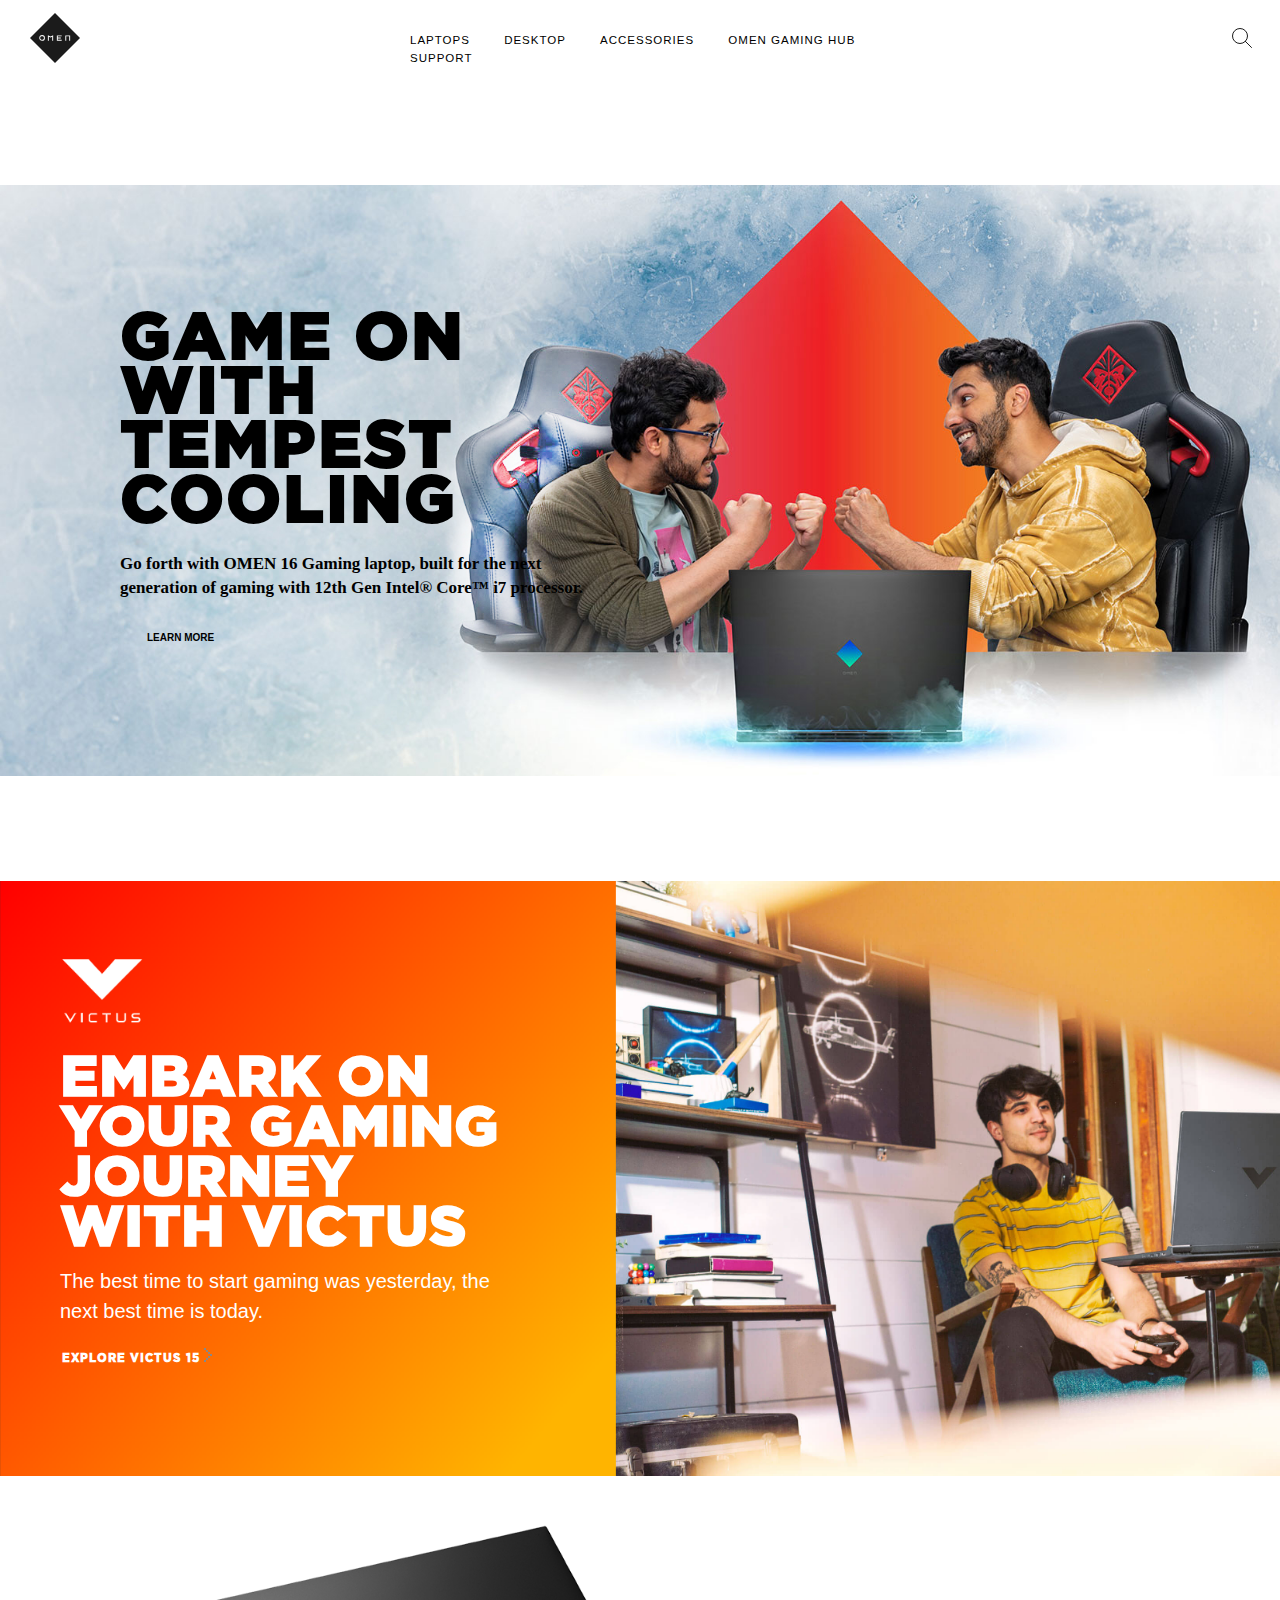
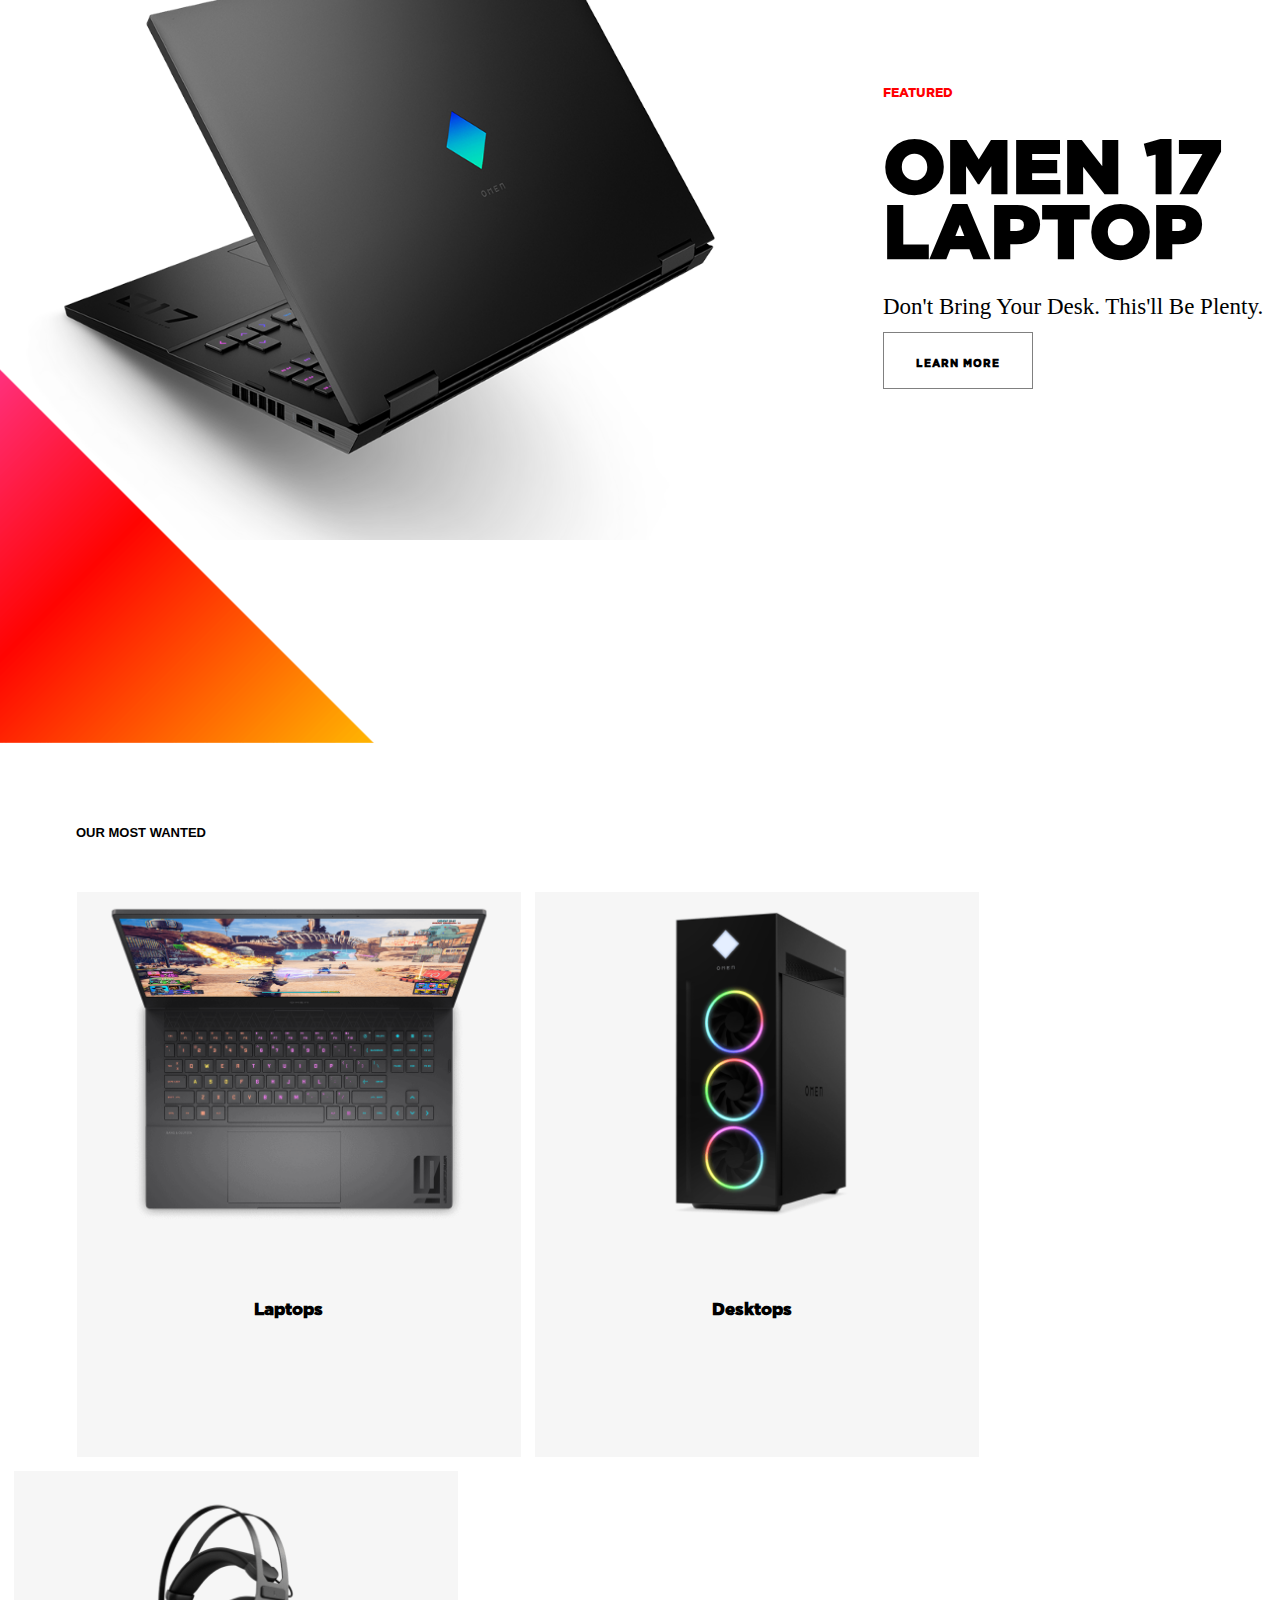
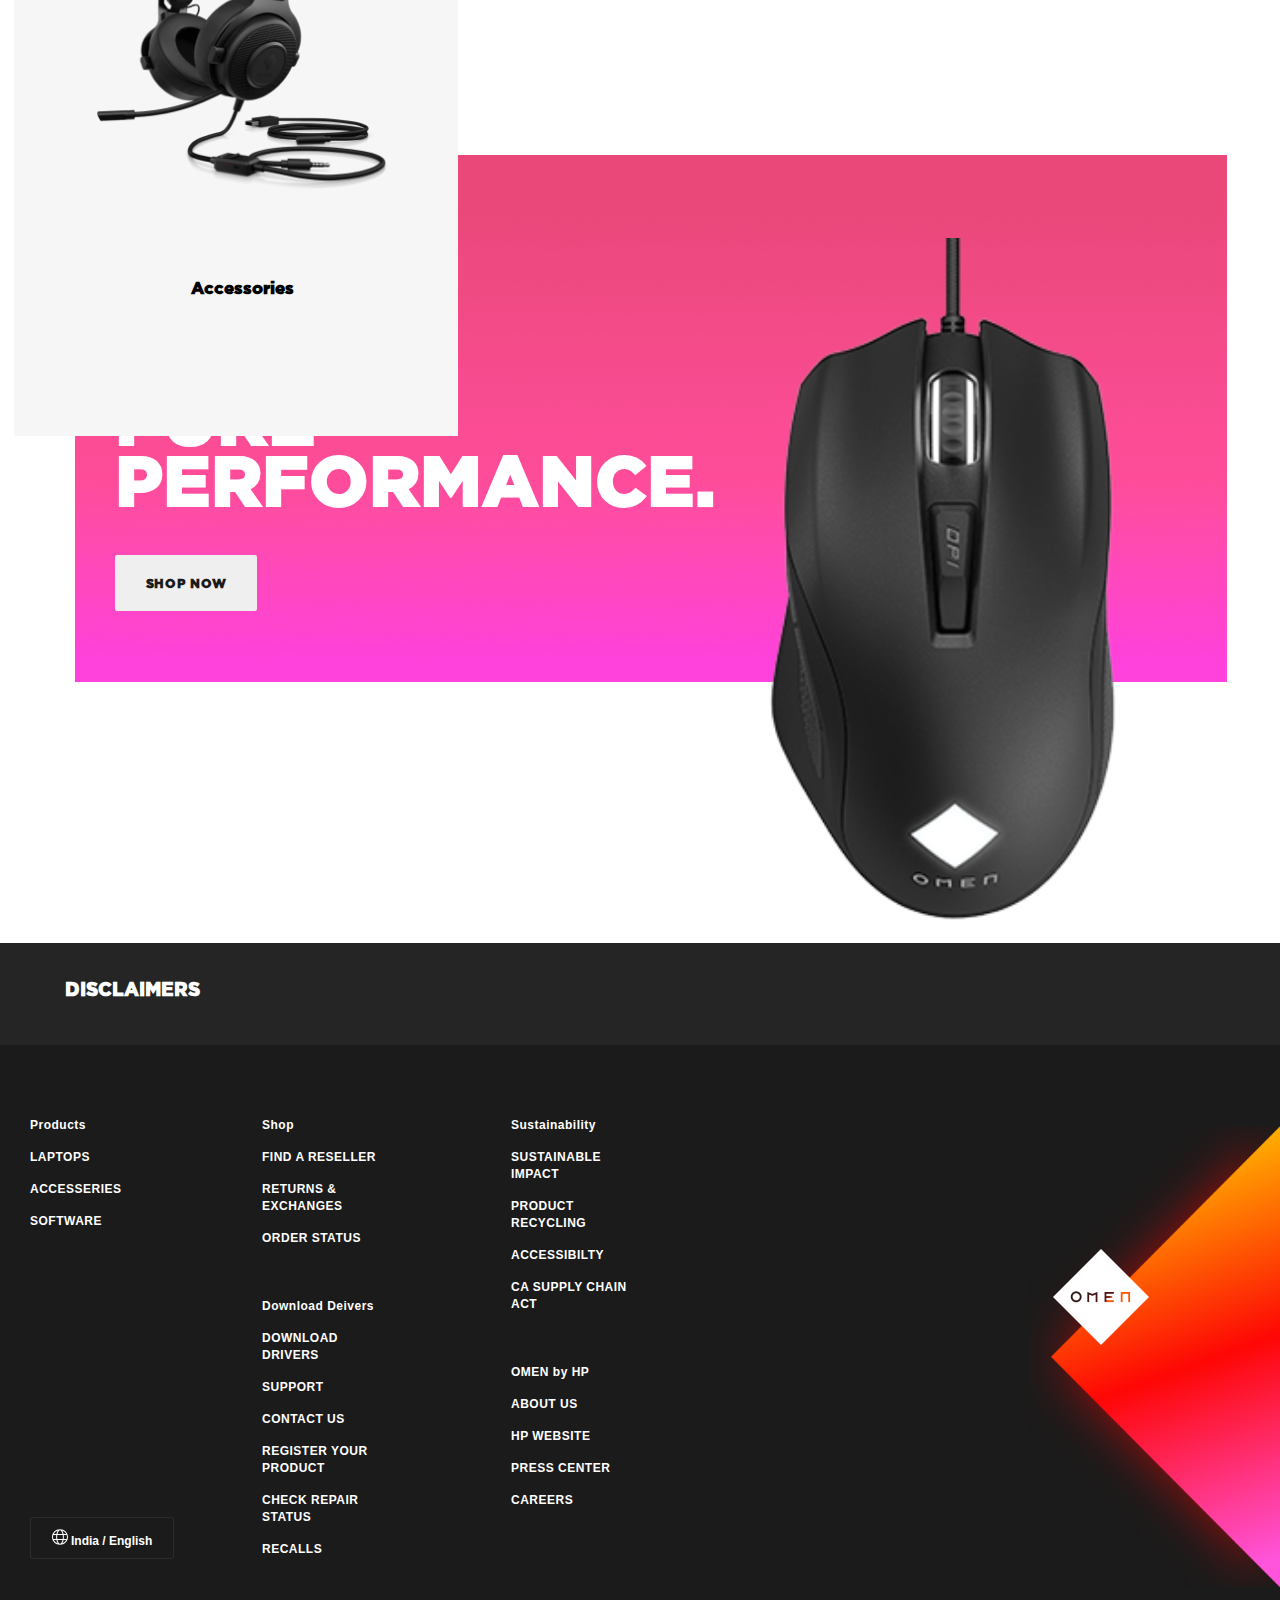
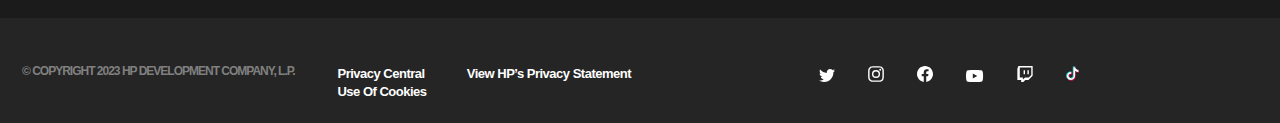
<file: index.html>
<!DOCTYPE html>
<html lang="en">
<head><item>
    <meta charset="UTF-8">
    <meta name="viewport" content="width=device-width, initial-scale=1.0">
    <title>OMEN Gaming PCs - Laptop and desktop computers </title>
    <link href="style.css" text="OMEN/css" rel="styleSheet">
    
</item>
</head>
<body>

    <div class="main-Head">
        <div class="left-Head">
            <a href="OMEN" >
                <img src="image/log (1).svg"  alt="omen-logo">
            </a>
        </div>
        <div class="center-Head">
            <a class="item-one">
                LAPTOPS
            </a>
            <a class="item-one">
                DESKTOP
            </a>
            <a class="item-one">
                ACCESSORIES
            </a>
            <a class="item-one">
                OMEN GAMING HUB
            </a>
            <a class="item-one">
                SUPPORT
            </a>
        </div>
        <div class="right-Head">  
            <img src="image/search-log.svg"  alt="SearchLog">   
        </div>
    </div>

    <div class="first-Body">
        <div class="f-b" id="ff-b">
            <h2 id="b2">
                GAME ON WITH TEMPEST COOLING
            </h2>
            <p id="p1">
                Go forth with OMEN 16 Gaming laptop, built for the next
            </p>
            <p id="p2">
                generation of gaming with 12th Gen Intel® Core™ i7 processor.
            </p>
            <button class="btn">
                <h2 id="btn-text">
                    LEARN MORE
                </h2>
            </button>
        </div>
        <div class="f-b" id="fs-b"></div>
    </div>

    <div class="second-Body">
        <div class="left">
            <h3>
                EMBARK ON YOUR GAMING JOURNEY WITH VICTUS
            </h3>
        </div>
        <div class="left-center">
            <p>
                The best time to start gaming was yesterday, the next best time is today.
            </p>
        </div>
        <button class="bttn">
            <h5>
              EXPLORE VICTUS 15  
            <img src="image/arrow.svg" alt=" ARROW">
            </h5>
        </button>
        
    </div>

    <div class="third-Body">
        <div class="left-Body">
            <img src="image/lap-right.png" alt="laptop">
        </div>
        <div class="right-Body">
            <p>
                FEATURED
            </p>
            <h3>
                OMEN 17 LAPTOP
            </h3>
            <h1>
                Don't Bring Your Desk. This'll Be Plenty.
            </h1>
            <button class="btn">
                <h2 id="btn-text">
                    LEARN MORE
                </h2>
            </button>
        </div>
    </div>

    <div class="forth-Body">
        <div class="top-Body">
            <h5>
                OUR MOST WANTED
            </h5>
        </div>
        <div id="box-1" class="hover-container">            
            <img src="image/Omen_Nolets_16.png" alt="temp-Laptop" width="441px"  class="img">
                <h3>
                    Laptops
                </h3>
                <button class="btn">
                    VIEW ALL
                </button>
        </div>
        <div id="box-2" class="hover-container">
            <img src="image/bitmap@2x2.png" alt="temp-Cpu" width="441px" class="img">
                <h3>
                    Desktops
                </h3>
        </div>
        <div id="box-3" class="hover-container">
                <img src="image/bitmap@2x5.png" alt="temp-Headset" width="441px"  class="img">
                <h3>
                    Accessories
                </h3>
        </div>
    </div>

    <div class="fifth-Body">
        <div class="inner-Body">
            <h1>
                PURE<br>
                PERFORMANCE.
            </h1>
            <img id="iner-id" src="image/mouse.png" alt="Mouse" width="690px" height="690px">
            <button>
                <h3>
                    SHOP NOW
                </h3>
            </button>
        </div>   
    </div>

    <footer class="footer-Body">
        <div class="top-footer">
            <h2>
                DISCLAIMERS
            </h2>
        </div>
        <div class="center-Footer">
            <div class="left-bx">
                <div class="item1" id="b1">
                    <ul>
                        <li>
                            <h5 class="tag1">
                                Products
                            </h5>
                        </li>
                        <li>
                            <a href="#" class="tag1">
                                LAPTOPS
                            </a>
                        </li>
                        <li>
                            <a href="#" class="tag1">
                                ACCESSERIES
                            </a>
                        </li>
                        <li>
                            <a href="#" class="tag1">
                                SOFTWARE
                            </a>
                        </li>
                    </ul>
                    <button>
                        <a href="#" class="tag1">
                            <img src="image/internet.svg" alt="button">
                            <p>India / English</p>
                        </a>
                    </button>
                </div>
                <div class="item1" id="bb2">
                    <ul>
                        <li>
                            <h5 class="tag1">
                                Shop
                            </h5>
                        </li>
                        <li>
                            <a href="#" class="tag1">
                                FIND A RESELLER
                            </a>
                        </li>
                        <li>
                            <a href="#" class="tag1">
                                RETURNS & EXCHANGES
                            </a>
                        </li>
                        <li>
                            <a href="#" class="tag1">
                                ORDER STATUS
                            </a>
                        </li>
                    </ul>
                    <ul class="ul-bx">
                        <li>
                            <h5 class="tag1">
                                Download Deivers
                            </h5>
                        </li>
                        <li>
                            <a href="#" class="tag1">
                                DOWNLOAD DRIVERS 
                            </a>
                        </li>
                        <li>
                            <a href="#" class="tag1">
                                SUPPORT
                            </a>
                        </li>
                        <li>
                            <a href="#" class="tag1">
                                CONTACT US
                            </a>
                        </li>
                        <li>
                            <a href="#" class="tag1">
                                REGISTER YOUR PRODUCT
                            </a>
                        </li>
                        <li>
                            <a href="#" class="tag1">
                                CHECK REPAIR STATUS
                            </a>
                        </li>
                        <li>
                            <a href="#" class="tag1">
                                RECALLS
                            </a>
                        </li>
                    </ul>
                </div>
                <div class="item1" id="bb3">
                    <ul>
                        <li>
                            <h5 class="tag1">
                                Sustainability
                            </h5>
                        </li>
                        <li>
                            <a href="#" class="tag1">
                                SUSTAINABLE IMPACT

                            </a>
                        </li>
                        <li>
                            <a href="#" class="tag1">
                                PRODUCT RECYCLING
                            </a>
                        </li>
                        <li>
                            <a href="#" class="tag1">
                                ACCESSIBILTY
                            </a>
                        </li>
                        <li>
                            <a href="#" class="tag1">
                                CA SUPPLY CHAIN ACT
                            </a>
                        </li>
                    </ul>
                    <ul class="ul-bx">
                        <li>
                            <h5 class="tag1">
                                OMEN by HP
                            </h5>
                        </li>
                        <li>
                            <a href="#" class="tag1">
                                ABOUT US 
                            </a>
                        </li>
                        <li>
                            <a href="#" class="tag1">
                                HP WEBSITE
                            </a>
                        </li>
                        <li>
                            <a href="#" class="tag1">
                                PRESS CENTER
                            </a>
                        </li>
                        <li>
                            <a href="#" class="tag1">
                                CAREERS
                            </a>
                        </li>
                    </ul>
                </div>    
            </div>
            <div class="right-bx">
                <div class="l-rightbx">
                    
                </div>
                <div class="r-rightbx">
                    <a href="#">
                        <img src="image/svgexport-15.png" alt="footer-side-logo">
                    </a>
                </div>
            </div>
        </div>
        <div class="bottom-Footer">
            <nav class="navbar-ftr">
                <div class="navbar-nav1">
                    <h5>
                        © COPYRIGHT 2023 HP DEVELOPMENT COMPANY, L.P.
                    </h5>
                </div>
                <div class="navbar-nav2">
                    <a class="nav-item" href="#">
                        Privacy Central
                    </a>
                    <a class="nav-item" href="#">
                        View HP’s Privacy Statement
                    </a>
                    <a class="nav-item" href="#">
                        Use Of Cookies
                    </a>
                </div> 
            </nav>
            <div class="end-ftr">
                <img src="image/Twitter (1).svg" alt="">
                <img src="image/Instagram.svg" alt="">
                <img src="image/Facebook.svg" alt="">
                <img src="image/YouTube.svg" alt="">
                <img src="image/Twitch.svg" alt="twitter">
                <img src="image/TikTok.svg" alt="">
            </div>
        </div>
    </footer>
</body>
</html>
</file>
<file: style.css>
@font-face {
    font-family: font1;
    src: url(fonts/GothamSSm-Black.otf) format("truetype");
}

*{
    margin: 0;
    padding: 0;
}
body{
    margin: 0%;
}
.main-Head{
    float: left;
    background-color: #fff;
    width: 100%;
    height: 50%;    
}
.left-Head{
    float: left;
    width: 25%;
    height: 50%;
    margin: 13px 30px;    
}
.center-Head{
    float: left;
    width: 40%;
    height: 50%;
    margin-top: 30px;
    cursor: pointer;   
}
.item-one{
    padding-top: 18px;
    padding-left: 30px;
    font-size: 72%;
    letter-spacing: 1px;
    font-family: "Gotham SSm A","Gotham SSm B",sans-serif;
}
.right-Head{
    float: left;
    width: 15px;
    height: 50%;
    margin-top: 28px;
    margin-left: 40px;
    margin-right: 0px;   
}
.right-Head img{
  float: right;
}
.head-one{
    font-family: HPSimplifiedLight,Arial,sans-serifsans-serif;
    font-size: 12px;
    float: left;
    margin-left: 73px;
    margin-top: 36px;
}
.right-Head{
    float: left;
    width: 25%;
}
.first-Body{
    float: left;
    width: 100%;
    height: 89vh;
    background-image: url(image/OMEN-Varun-1.jpg); 
    background-size:contain;
    background-repeat: no-repeat;
    background-position: center;
}
#b2{
    margin-right: 100px;
}
.f-b{
    width: 50%;
    height: 500px;
}
#ff-b{
    margin-top: 230px;
    margin-left: 120px;
    font-size: 42px;
    letter-spacing: 2px;
    line-height: .86;
    font-family: font1;
    font-weight: bold;
}
#p1{
    margin-top: 30px;
    font-family: normal;
    letter-spacing: 0;
    font-size: 17px;
}
#p2{
    margin-top: 10px;
    font-family: normal;
    letter-spacing: 0;
    font-size: 17px;
}
.btn{
    margin-top: 10px;
    font-size: 20px;
    line-height: 30px;
    background-color: rgba(0, 0, 0, 0);
    border-color: transparent;    
}
#btn-text{
    font-size: 10px;
    padding: 15px 25px 10px 25px;
}
.btn:hover{
    border: 1px solid rgba(255, 0, 0, 120);
    border-radius: rgba;
}

.second-Body{
    float: left;
    width: 100%;
    height: 595px;
    background-image: url(image/Screenshot\ 2023-09-09\ 124038.png);
    background-size: cover;
}
.left { 
    width: 450px;
    height: 200px;
    color: #fff;
    padding-top: 170px;
    padding-left: 60px;
    font-family: font1;
    font-size: 47px;
    line-height: 50px;
}
.left-center{
    width: 450px;
    height: 50px;
    padding-left: 60px;
    padding-top: 15px;
    font-size: 20px;
    color: #fff;
    font-family: 'inter', sans-serif ;
    line-height: 30px;
}
.bttn{
    background-color: transparent;
    border-color: transparent;
    padding-left: 60px;
    padding-top: 30px;
    color: #fff;
    font-family: font1;
    letter-spacing: 1px;
}
.bttn:hover{
    border-radius: 1rem;
}

.third-Body{
    float: left;
    width: 100%;
    height: 91vh;
    margin-top: 48px;
    background-image: url(image/side-pic.png);
    background-repeat: no-repeat;
    background-position: bottom;
    
    
}
.left-Body{
    float: left;
    width: 50%;  
}
.left-Body img{
    width: 750px;
    height: 616px;
    
}
.right-Body{
    float: left;
    width: 50%;
}
.right-Body p{
    color: red;
    margin-top: 161px;
    margin-left: 243px;
    font-family: font1;
    font-size: 12px;
}
.right-Body h3{
    margin-top: 35px;
    margin-left: 243px;
    font-family: font1;
    font-size: 72px;
    line-height: 65px;
}
.right-Body h1{
    margin-top: 27px;
    margin-left: 243px;
    font-size: 23px;
    font-family: Calibri Light;
    font-weight: lighter;
    line-height: 30px;
}
.right-Body  button{
    margin-left: 243px;
    border: 1px solid #808080;
    width: 150px;
    font-family: font1;
    font-weight: bold;
    letter-spacing: 1px;
}

.forth-Body{
    float: left;
    width: 100%;
    height: 100vh;
    background-color: #fff;
}
.hover-container .btn{
    width: 100px;
    height: 50px;
    margin-top: 15px;
    margin-left: 172px;
    font-size: 16px;
    position: relative;
    z-index: -1
}
.top-Body{
    width: 100%;
    height: 50px; 
}
.top-Body h5{
    margin-top: 85px;
    margin-left: 76px;
    font-family: Arial, Helvetica, sans-serif;
    font-size: small; 
    font-weight: bolder;
    line-height: 10px;
}
#box-1{
    margin-left: 77px;
    display: flex;
    flex-direction: column;
}
.hover-container.btn{
    width: 100px;
    height: 50px;
    margin-top: 15px;
    margin-left: 172px;
    font-size: 16px;
    position: relative;
    z-index: -1
}
.hover-container h3{
    color: #252424;
    font-size: 16px;
    margin-left: 167px;
    font-family: font1;
}
.hover-container {
    overflow: hidden;
    transition: background-color 0.4s, transform 0.4s;
    position: relative; 
    float: left;
    width: 444px;
    height: 535px;
    margin-top: 14px;
    margin-left: 14px;
    background-color: #f6f6f6;
    padding-bottom: 30px;
}
  /* Styles for the image inside the container */
.hover-container img {
    width: 100%;
    height: auto;
    transition: transform 0.4s; /* Add a smooth zoom transition for the image */
}
  
  /* Styles for the h1 text */
.hover-container h3 {
    position: absolute; 
    bottom: 138px;
    left: 10px; 
    color: black; 
    transition: color 0.3s; 
}
#box-1:hover {
    background-color: black; 
}
#box-2:hover {
    background-color: black; 
}
#box-3:hover {
    background-color: black; 
}
  
.hover-container:hover img {
    transform: scale(1.2); 
}
  
.hover-container:hover h3 {
    color: white; 
}
  
.fifth-Body{
    float: left;
    margin-top: 112px;
    width: 100%;
    height: 788px;
   overflow: hidden;
}
.inner-Body{
    margin-left: 75px;
    background-image:url("image/background@2x.png") ;
    background-size: cover;
    font-family: font1;
    color: #fff;
    font-size: 34px;
    line-height: 61px;
    width: 90%;
    height: 527px;
}
.inner-Body h1{
    padding-top: 235px;
    padding-left: 40px;
}
#iner-id{
    position: absolute;
    top: 382%;
    left: 48.5%;
    
}
.fifth-Body button{
    margin: 43px 0px 0px 40px;
    width: 142px;
    height: 56px;
    border: none;
    border-radius: 2px;
}
.fifth-Body button:hover {
    background-color: rgb(252, 252, 252);
    color: #adadad; 
}
.fifth-Body h3{
    font-family: font1;
    font-size: 12px;
    letter-spacing: 0.75px;
    color: #1b1b1b;
}

.footer-Body{
    float: left;
    width: 100%;
    height: 780px;
}
.top-footer{
    height: 102px;
    background-color: #252525;
    color: #fff;
    font-family: font1;
}
.top-footer h2{
    padding-top: 36px;
    padding-left: 65px;
    font-size: 18px;
}

.center-Footer{
    display: flex;
    width: 100%;
    height: 573px;
    background-color: #1b1b1b;
}
.left-bx{
    display: flex;
    width: 50%;
    height: auto;
    margin-top: 10px;  
}
.left-bx .item1{
   width: 202px;
   height: auto;
   margin-left: 30px;
   margin-top: 47px;  
}
.left-bx .h5{
    color: #908d8d;
}
.left-bx ul{   /* Remove list marker from an unordered list */
    list-style: none;
}
.left-bx .tag1{
    text-decoration: none;
    color: #fff;
    font-size: 12px;
    font-weight: bold;
    font-family: sans-serif;
}
.item1 li{
    margin-top: 15px;
    letter-spacing: 0.5px;
    line-height: 16px;
}
#bb2{
    margin-left: 88px;
}
#bb3{
    margin-left: 120px;
}
.item1 button{
    margin-top: 288px;
    width: 144px;
    height: 42px;
    background-color: #1b1b1b;
    border-color: #908d8d;
    border-radius: .2rem;
    border: .1rem solid hsla(0,0%,100%,.08);
}
.item1 p{
    display: inline;
    font-size: 12px;
}
.item1 button:hover{
    border-color: #fff;
}
.ul-bx{
    margin-top: 52px;
}

.right-bx{
    display: flex;
    flex-wrap: nowrap;
    justify-content: flex-start;
    width: 756px;
    height: auto;
    margin-top: 20px;      
}
.right-bx .l-rightbx{
    width: 50%;
    /* width: 365px; */
    height: auto;
}
.right-bx .r-rightbx{
    width: 50%;
    height: auto;
    margin-top: 29px;
    background-image: url(image/footer-1.png);
    background-repeat: no-repeat;
    background-size: 272px 461px;
    background-position: right;
}
.right-bx .r-rightbx img{
    margin-top: 155px;
    margin-left: 93px;
}

.bottom-Footer{
    display: flex;
    width: 100%;
    height: 105px;
    background-color: #252525;
}  
.navbar-ftr{
    display: flex;
    width: 60%;
    margin-left: 22px;
    margin-top: 46px;
    
}
.nav-item{
    text-decoration: none;
    color: #fff;
    font-size: 13px;
    font-weight: bold;
    font-family: 'Segoe UI', Tahoma, Geneva, Verdana, sans-serif;
    margin-left: 39px;
    letter-spacing: -0.5px;
}
.navbar-nav1{
    width: 36%;
}
.navbar-nav1 h5{
    font-family: Verdana, Geneva, Tahoma, sans-serif;
    color: #808080;
    letter-spacing: -1px;
    font-size: 12px;
}
.navbar-nav2{
    width: 50%;
}
.end-ftr{
    width: 38%;
}
.end-ftr img{
    margin-top: 46px;
    margin-left: 29px;
}
</file>
